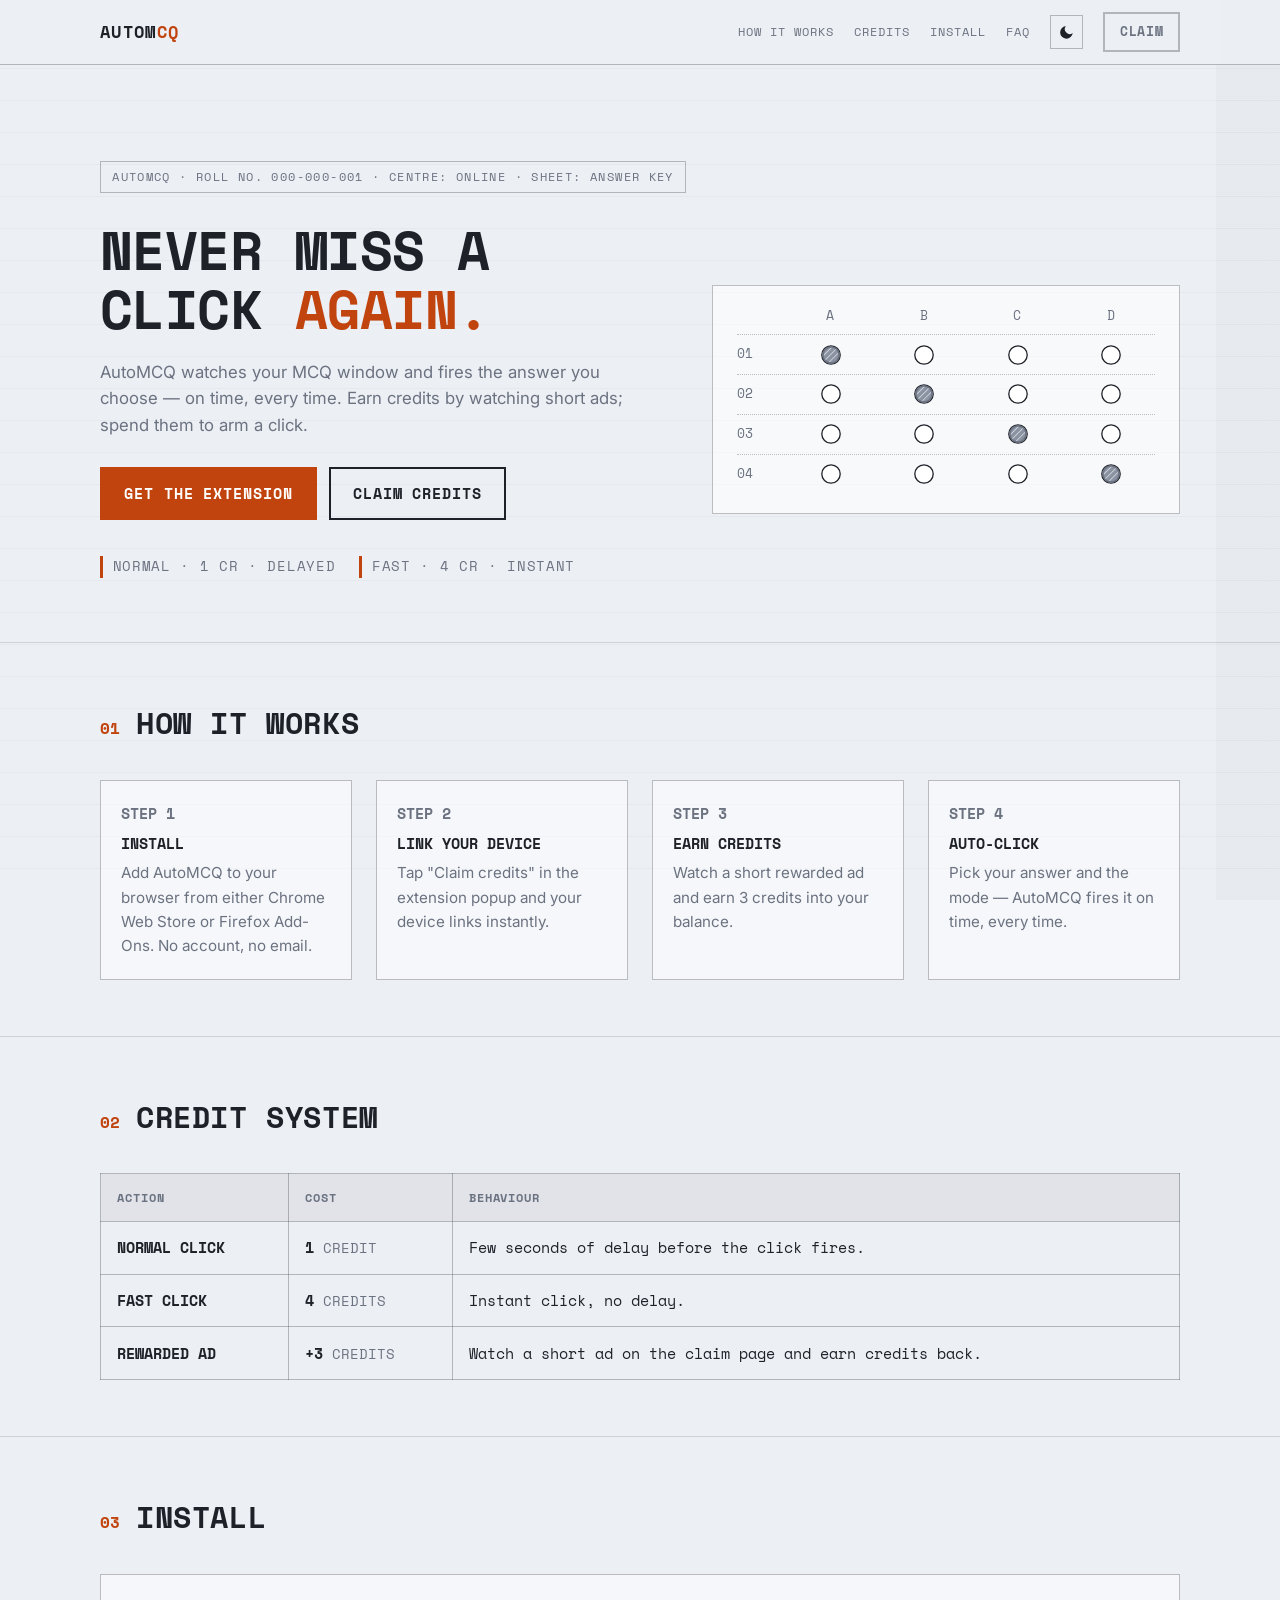
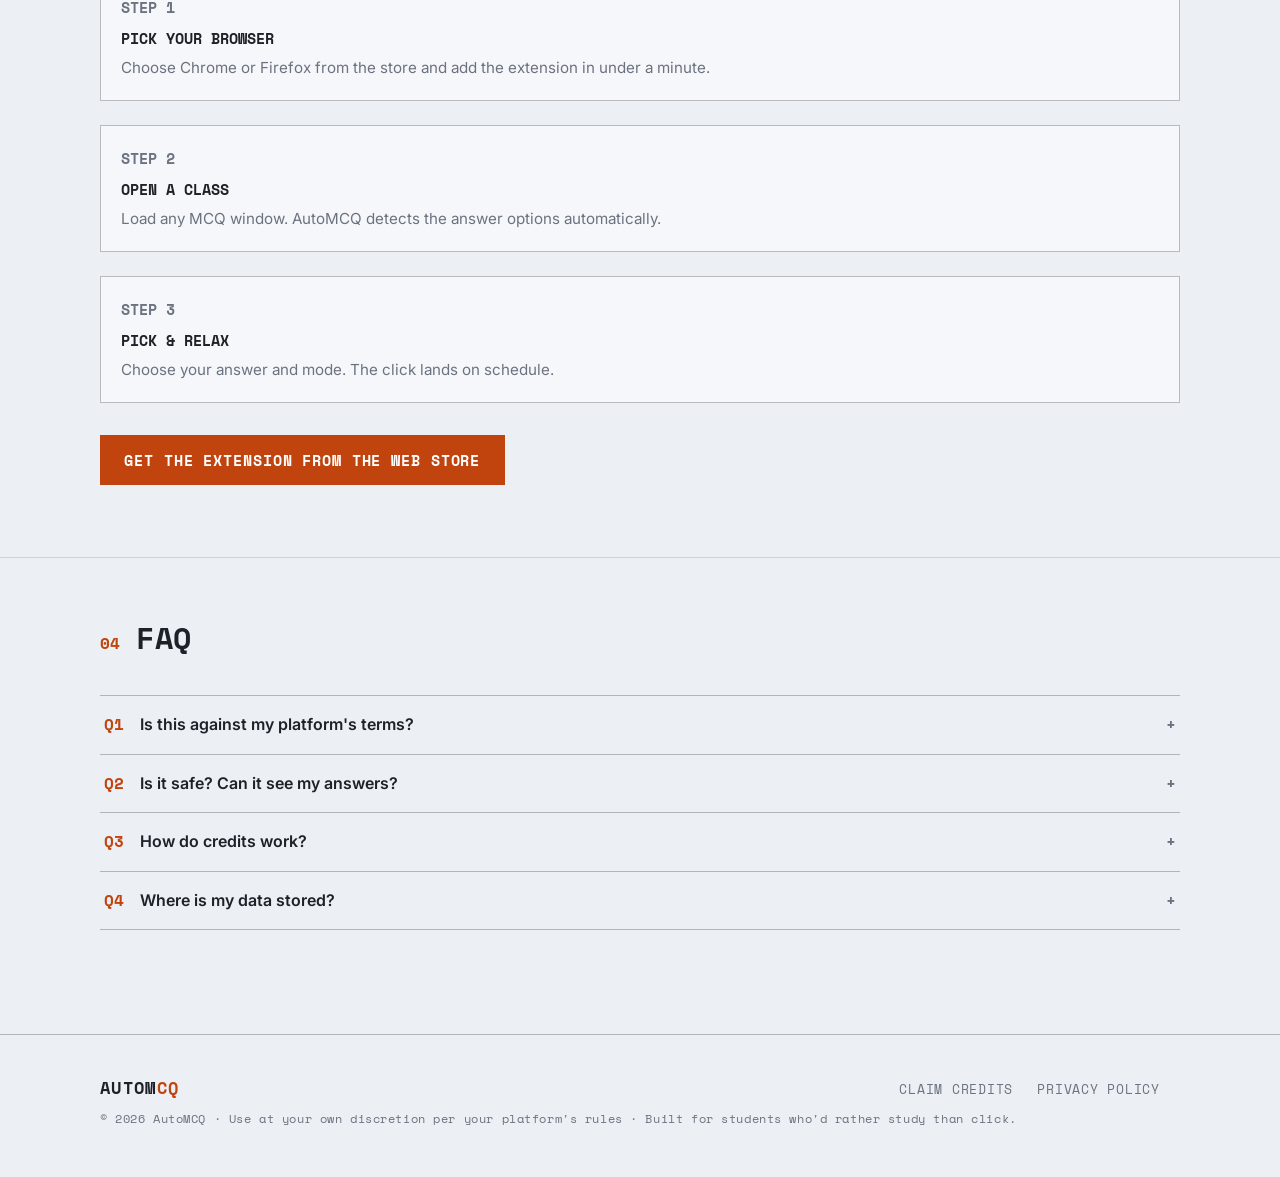
<file: website/index.html>
<!doctype html>
<html lang="en">
<head>
  <meta charset="utf-8">
  <meta name="viewport" content="width=device-width, initial-scale=1">
  <title>AutoMCQ — Auto-click your MCQ answers, on time every time</title>
  <meta name="description" content="AutoMCQ watches your MCQ window and fires the answer you choose. Earn credits by watching short ads; spend them to arm a click.">
  <link rel="preconnect" href="https://fonts.googleapis.com">
  <link rel="preconnect" href="https://fonts.gstatic.com" crossorigin>
  <link href="https://fonts.googleapis.com/css2?family=Space+Mono:wght@400;700&family=Inter:wght@400;500;600;700&display=swap" rel="stylesheet">
  <link rel="stylesheet" href="styles.css">
</head>
<body>
  <header class="site-header">
    <div class="container">
      <a class="wordmark" href="index.html">AUTOM<span class="pen">CQ</span></a>
      <nav class="site-nav" aria-label="Primary">
        <a class="nav-link" href="#how">HOW IT WORKS</a>
        <a class="nav-link" href="#credits">CREDITS</a>
        <a class="nav-link" href="#install">INSTALL</a>
        <a class="nav-link" href="#faq">FAQ</a>
        <button class="theme-toggle" id="themeToggle" type="button" aria-label="Toggle dark mode">
          <svg class="icon-moon" viewBox="0 0 24 24" aria-hidden="true"><path d="M21 12.8A9 9 0 1 1 11.2 3a7 7 0 0 0 9.8 9.8z"/></svg>
          <svg class="icon-sun" viewBox="0 0 24 24" aria-hidden="true"><circle cx="12" cy="12" r="5"/><path d="M12 1v2m0 18v2M4.2 4.2l1.4 1.4m12.8 12.8 1.4 1.4M1 12h2m18 0h2M4.2 19.8l1.4-1.4M18.4 5.6l1.4-1.4"/></svg>
        </button>
        <a class="btn btn-ghost btn-small" href="claim.html">CLAIM</a>
      </nav>
    </div>
  </header>

  <main>
    <section class="hero">
      <div class="container">
        <p class="dateline reveal">AutoMCQ &middot; Roll No. 000-000-001 &middot; Centre: Online &middot; Sheet: Answer Key</p>
        <div class="hero-grid-wrap">
          <div>
            <h1 class="hero-title">
              <span class="reveal" style="--d:0.05s">NEVER MISS A<br>CLICK <span class="pen">AGAIN.</span></span>
            </h1>
            <p class="hero-lede reveal" style="--d:0.2s">AutoMCQ watches your MCQ window and fires the answer you choose &mdash; on time, every time. Earn credits by watching short ads; spend them to arm a click.</p>
            <div class="hero-cta reveal" style="--d:0.32s">
              <button class="btn btn-primary" type="button" data-store-chooser>GET THE EXTENSION</button>
              <a class="btn btn-outline" href="claim.html">CLAIM CREDITS</a>
            </div>
            <div class="cost-strip reveal" style="--d:0.44s">
              <span class="cost-item">NORMAL &middot; 1 CR &middot; DELAYED</span>
              <span class="cost-item">FAST &middot; 4 CR &middot; INSTANT</span>
            </div>
          </div>
          <div class="hero-sheet reveal" style="--d:0.4s">
            <div class="omr-sheet" id="heroSheet" aria-label="Interactive OMR answer sheet. Click a bubble to fill or erase it."></div>
          </div>
        </div>
      </div>
    </section>

    <section class="section" id="how">
      <div class="container">
        <div class="section-head">
          <span class="section-num">01</span>
          <h2 class="section-title">HOW IT WORKS</h2>
        </div>
        <div class="steps">
          <div class="step">
            <p class="step-num">STEP 1</p>
            <h3 class="step-title">INSTALL</h3>
            <p>Add AutoMCQ to your browser from either Chrome Web Store or Firefox Add-Ons. No account, no email.</p>
          </div>
          <div class="step">
            <p class="step-num">STEP 2</p>
            <h3 class="step-title">LINK YOUR DEVICE</h3>
            <p>Tap "Claim credits" in the extension popup and your device links instantly.</p>
          </div>
          <div class="step">
            <p class="step-num">STEP 3</p>
            <h3 class="step-title">EARN CREDITS</h3>
            <p>Watch a short rewarded ad and earn <span class="reward-amount">3</span> credits into your balance.</p>
          </div>
          <div class="step">
            <p class="step-num">STEP 4</p>
            <h3 class="step-title">AUTO-CLICK</h3>
            <p>Pick your answer and the mode &mdash; AutoMCQ fires it on time, every time.</p>
          </div>
        </div>
      </div>
    </section>

    <section class="section" id="credits">
      <div class="container">
        <div class="section-head">
          <span class="section-num">02</span>
          <h2 class="section-title">CREDIT SYSTEM</h2>
        </div>
        <table class="cost-grid">
          <thead>
            <tr>
              <th scope="col">Action</th>
              <th scope="col">Cost</th>
              <th scope="col">Behaviour</th>
            </tr>
          </thead>
          <tbody>
            <tr>
              <td class="num">NORMAL CLICK</td>
              <td><span class="num">1</span> <span class="cr">CREDIT</span></td>
              <td>Few seconds of delay before the click fires.</td>
            </tr>
            <tr>
              <td class="num">FAST CLICK</td>
              <td><span class="num">4</span> <span class="cr">CREDITS</span></td>
              <td>Instant click, no delay.</td>
            </tr>
            <tr>
              <td class="num">REWARDED AD</td>
              <td><span class="num">+<span class="reward-amount">3</span></span> <span class="cr">CREDITS</span></td>
              <td>Watch a short ad on the claim page and earn credits back.</td>
            </tr>
          </tbody>
        </table>
      </div>
    </section>

    <section class="section" id="install">
      <div class="container">
        <div class="section-head">
          <span class="section-num">03</span>
          <h2 class="section-title">INSTALL</h2>
        </div>
        <div class="steps" style="grid-template-columns:1fr;">
          <div class="step">
            <p class="step-num">STEP 1</p>
            <h3 class="step-title">PICK YOUR BROWSER</h3>
            <p>Choose Chrome or Firefox from the store and add the extension in under a minute.</p>
          </div>
          <div class="step">
            <p class="step-num">STEP 2</p>
            <h3 class="step-title">OPEN A CLASS</h3>
            <p>Load any MCQ window. AutoMCQ detects the answer options automatically.</p>
          </div>
          <div class="step">
            <p class="step-num">STEP 3</p>
            <h3 class="step-title">PICK &amp; RELAX</h3>
            <p>Choose your answer and mode. The click lands on schedule.</p>
          </div>
        </div>
        <p style="margin-top:2rem;">
          <button class="btn btn-primary" type="button" data-store-chooser>GET THE EXTENSION FROM THE WEB STORE</button>
        </p>
      </div>
    </section>

    <section class="section" id="faq">
      <div class="container">
        <div class="section-head">
          <span class="section-num">04</span>
          <h2 class="section-title">FAQ</h2>
        </div>
        <div class="faq">
          <details>
            <summary><span class="q-num">Q1</span> Is this against my platform's terms?</summary>
            <p class="a">Possibly. AutoMCQ automates clicks on test-prep platforms, and many of those platforms prohibit automation in their terms. Use it at your own discretion &mdash; your account and your school's rules are your responsibility.</p>
          </details>
          <details>
            <summary><span class="q-num">Q2</span> Is it safe? Can it see my answers?</summary>
            <p class="a">It never reads or sends question text, answers, or any other page content. It only clicks the option you chose. The only data stored is a random device ID in your browser and your credit balance on the server.</p>
          </details>
          <details>
            <summary><span class="q-num">Q3</span> How do credits work?</summary>
            <p class="a">A normal click costs 1 credit and fires after a 5-second delay. A fast click costs 4 credits and fires instantly. Watch a rewarded ad to earn <span class="reward-amount">3</span> credits. Every change is recorded on a server-side ledger you can view.</p>
          </details>
          <details>
            <summary><span class="q-num">Q4</span> Where is my data stored?</summary>
            <p class="a">A random device ID lives in your browser's local storage; your device ID and credit balance live on the AutoMCQ server. No personal information is collected. See the <a href="privacy.html">privacy policy</a> for the full picture.</p>
          </details>
        </div>
      </div>
    </section>
  </main>

  <footer class="site-footer">
    <div class="container">
      <div class="foot">
        <a class="wordmark" href="index.html">AUTOM<span class="pen">CQ</span></a>
        <nav aria-label="Footer">
          <a href="claim.html">CLAIM CREDITS</a>
          <a href="privacy.html">PRIVACY POLICY</a>
        </nav>
      </div>
      <p class="foot-note">&copy; 2026 AutoMCQ &middot; Use at your own discretion per your platform's rules &middot; Built for students who'd rather study than click.</p>
    </div>
  </footer>

  <div class="modal-backdrop" id="storeModal" role="dialog" aria-modal="true" aria-labelledby="storeTitle">
    <div class="modal modal--chooser">
      <div class="modal-head">
        <span id="storeTitle">CHOOSE YOUR BROWSER</span>
        <button class="modal-close" id="storeClose" aria-label="Close">&times;</button>
      </div>
      <div class="store-grid">
        <button class="store-card" type="button" data-store="chrome">
          <img class="store-logo" src="images/chrome.svg" alt="" width="44" height="44">
          <span class="store-name">CHROME</span>
          <span class="store-sub">CHROME WEB STORE</span>
          <span class="store-note">Also works in Edge, Brave &amp; Opera</span>
        </button>
        <button class="store-card" type="button" data-store="firefox">
          <img class="store-logo" src="images/firefox.svg" alt="" width="44" height="44">
          <span class="store-name">FIREFOX</span>
          <span class="store-sub">FIREFOX ADD-ONS</span>
          <span class="store-note">Also works in Firefox for Android</span>
        </button>
      </div>
    </div>
  </div>

  <script src="js/shared.js"></script>
  <script src="js/landing.js"></script>
</body>
</html>
</file>
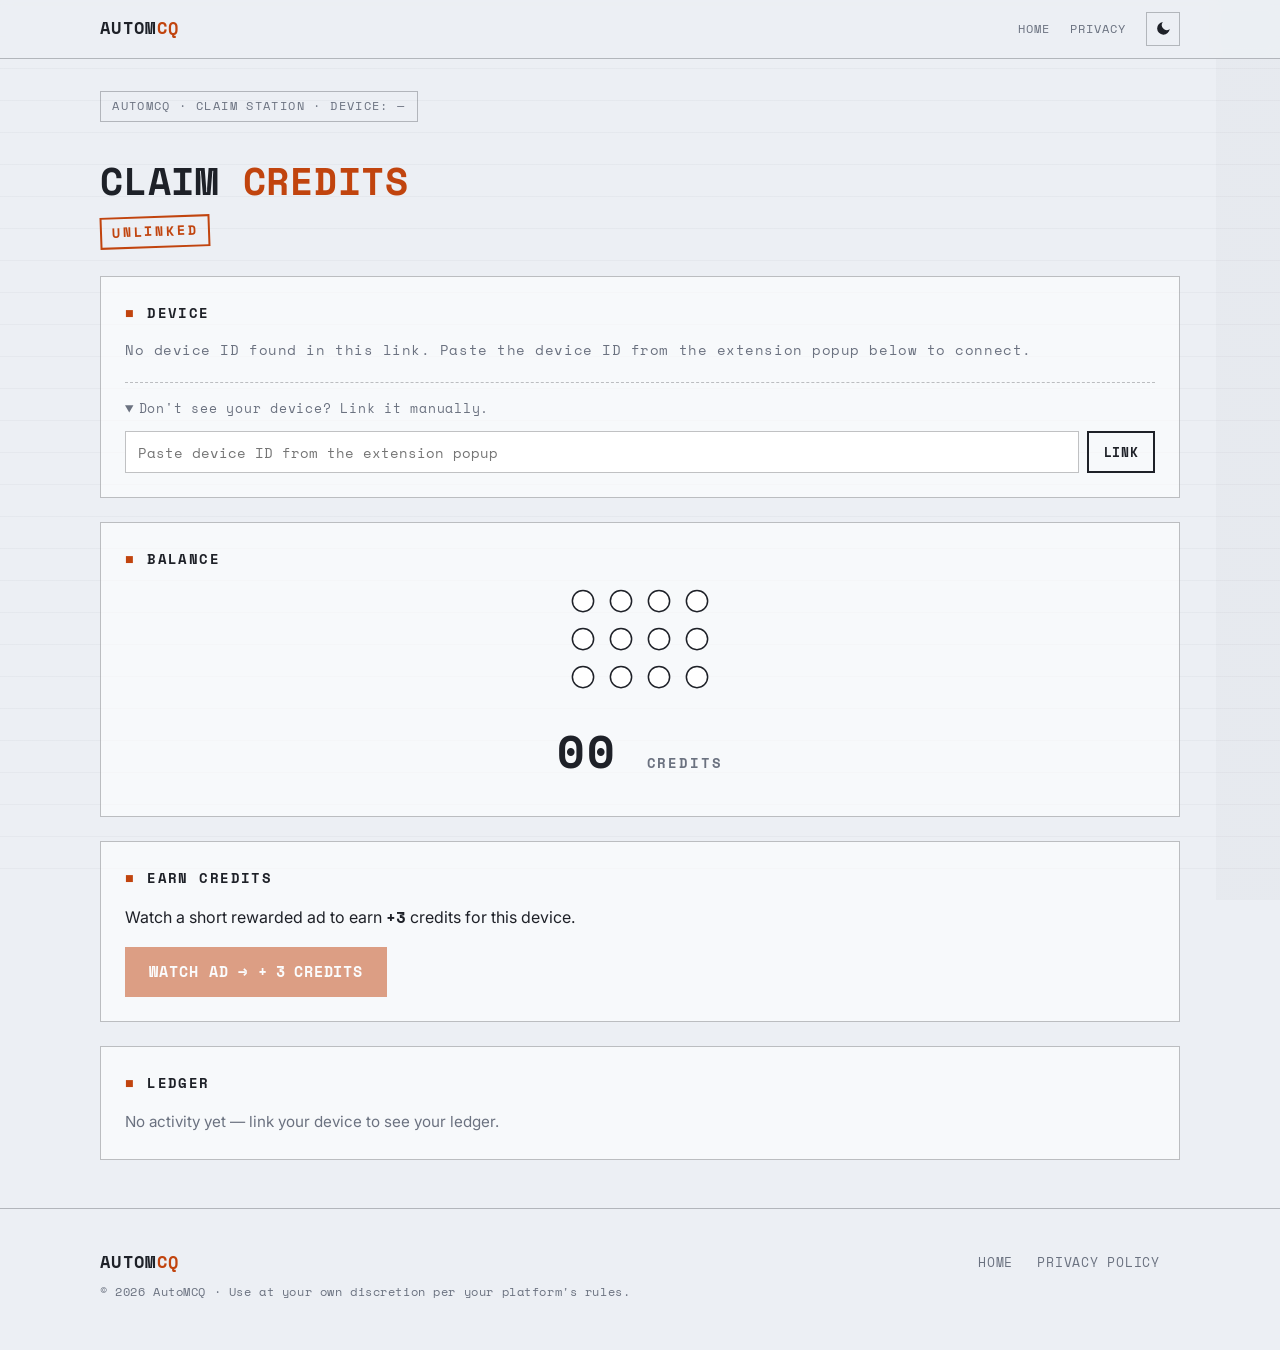
<file: website/claim.html>
<!doctype html>
<html lang="en">
<head>
  <meta charset="utf-8">
  <meta name="viewport" content="width=device-width, initial-scale=1">
  <title>Claim credits — AutoMCQ</title>
  <meta name="description" content="Link your device and earn credits with AutoMCQ. Watch a rewarded ad, top up your balance, and auto-click on time.">
  <link rel="preconnect" href="https://fonts.googleapis.com">
  <link rel="preconnect" href="https://fonts.gstatic.com" crossorigin>
  <link href="https://fonts.googleapis.com/css2?family=Space+Mono:wght@400;700&family=Inter:wght@400;500;600;700&display=swap" rel="stylesheet">
  <link rel="stylesheet" href="styles.css">
</head>
<body>
  <header class="site-header">
    <div class="container">
      <a class="wordmark" href="index.html">AUTOM<span class="pen">CQ</span></a>
      <div class="header-credits" id="headerCredits" aria-label="Credit balance">
        <div class="bubble-grid bubble-grid--mini" id="headerBubbles"></div>
        <span class="header-balance" id="headerBalance">&mdash;</span>
      </div>
      <nav class="site-nav" aria-label="Primary">
        <a class="nav-link" href="index.html">HOME</a>
        <a class="nav-link" href="privacy.html">PRIVACY</a>
        <button class="theme-toggle" id="themeToggle" type="button" aria-label="Toggle dark mode">
          <svg class="icon-moon" viewBox="0 0 24 24" aria-hidden="true"><path d="M21 12.8A9 9 0 1 1 11.2 3a7 7 0 0 0 9.8 9.8z"/></svg>
          <svg class="icon-sun" viewBox="0 0 24 24" aria-hidden="true"><circle cx="12" cy="12" r="5"/><path d="M12 1v2m0 18v2M4.2 4.2l1.4 1.4m12.8 12.8 1.4 1.4M1 12h2m18 0h2M4.2 19.8l1.4-1.4M18.4 5.6l1.4-1.4"/></svg>
        </button>
      </nav>
    </div>
  </header>

  <main class="container" style="padding-top:2rem;">
    <p class="dateline">AutoMCQ &middot; Claim Station &middot; Device: <span id="deviceShort">&mdash;</span></p>
    <h1 class="claim-title">CLAIM <span class="pen">CREDITS</span></h1>
    <p class="claim-status stamp stamp--off" id="claimStatus">CONNECTING&hellip;</p>

    <section class="panel" aria-labelledby="deviceTitle">
      <h2 class="panel-title" id="deviceTitle"><span class="tick">&#9632;</span> Device</h2>
      <p class="device-meta" id="deviceState">Looking for your device&hellip;</p>
      <details class="manual-link">
        <summary>Don't see your device? Link it manually.</summary>
        <form id="manualLinkForm">
          <label class="sr-only" for="manualDeviceId">Device ID</label>
          <input id="manualDeviceId" type="text" autocomplete="off" spellcheck="false" placeholder="Paste device ID from the extension popup">
          <button class="btn btn-outline btn-small" type="submit">LINK</button>
        </form>
      </details>
    </section>

    <section class="panel balance-panel" aria-labelledby="balanceTitle">
      <h2 class="panel-title" id="balanceTitle"><span class="tick">&#9632;</span> Balance</h2>
      <div class="bubble-grid" id="balanceBubbles"></div>
      <p class="balance-readout"><span id="balanceCount">00</span> <span class="unit">CREDITS</span></p>
    </section>

    <section class="panel" aria-labelledby="earnTitle">
      <h2 class="panel-title" id="earnTitle"><span class="tick">&#9632;</span> Earn credits</h2>
      <p>Watch a short rewarded ad to earn <strong class="mono">+<span class="reward-amount">3</span></strong> credits for this device.</p>
      <button class="btn btn-primary" id="watchRewardBtn" disabled>WATCH AD &rarr; +<span class="reward-amount">3</span> CREDITS</button>
    </section>

    <section class="panel" aria-labelledby="historyTitle">
      <h2 class="panel-title" id="historyTitle"><span class="tick">&#9632;</span> Ledger</h2>
      <p class="empty" id="historyEmpty">No activity yet &mdash; link your device to see your ledger.</p>
      <table class="ledger" id="historyTable" hidden>
        <thead>
          <tr>
            <th scope="col">Time</th>
            <th scope="col">Reason</th>
            <th scope="col">Delta</th>
          </tr>
        </thead>
        <tbody></tbody>
      </table>
    </section>
  </main>

  <footer class="site-footer">
    <div class="container">
      <div class="foot">
        <a class="wordmark" href="index.html">AUTOM<span class="pen">CQ</span></a>
        <nav aria-label="Footer">
          <a href="index.html">HOME</a>
          <a href="privacy.html">PRIVACY POLICY</a>
        </nav>
      </div>
      <p class="foot-note">&copy; 2026 AutoMCQ &middot; Use at your own discretion per your platform's rules.</p>
    </div>
  </footer>

  <div class="modal-backdrop" id="rewardModal" role="dialog" aria-modal="true" aria-labelledby="rewardTitle">
    <div class="modal">
      <div class="modal-head">
        <span id="rewardTitle">REWARDED AD &middot; SANDBOX</span>
        <button class="modal-close" id="rewardClose" aria-label="Close">&times;</button>
      </div>
      <div class="reward-frame">
        <div id="rewardAdFrame" style="display:none"></div>
        <div id="rewardSandbox">
          <p class="reward-label">Advert &middot; AutoMCQ Ad Network (Sandbox)</p>
          <video id="rewardVideo" class="reward-video" playsinline muted preload="metadata" style="display:none"></video>
          <div class="reward-ring" aria-hidden="true">
            <svg class="reward-ring-svg" viewBox="0 0 120 120">
              <circle class="reward-ring-track" cx="60" cy="60" r="52"></circle>
              <circle class="reward-ring-fg" id="rewardRing" cx="60" cy="60" r="52"></circle>
            </svg>
            <span class="reward-timer" id="rewardTimer">25</span>
          </div>
          <p class="reward-hint" id="rewardHint">WATCHING&hellip;</p>
        </div>
      </div>
      <p class="reward-note">This is a sandbox demo of the rewarded-ad flow. Real ads arrive once the offerwall SDK is approved. You can cancel anytime &mdash; no credit, no charge.</p>
      <div class="modal-actions">
        <button class="btn btn-ghost" id="rewardCancel">CANCEL</button>
        <button class="btn btn-primary" id="rewardClaim" disabled>CLAIM +<span class="reward-amount">3</span> CREDITS</button>
      </div>
    </div>
  </div>

  <div class="modal-backdrop" id="noticeModal" role="dialog" aria-modal="true" aria-labelledby="noticeTitle">
    <div class="modal">
      <div class="modal-head">
        <span id="noticeTitle">AD CLOSED</span>
        <button class="modal-close" id="noticeClose" aria-label="Close">&times;</button>
      </div>
      <p class="reward-note notice-body" id="noticeBody">STAY IN THIS TAB to earn credits. Switching tabs closed the ad &mdash; watch it again without leaving to claim.</p>
      <div class="modal-actions">
        <button class="btn btn-ghost" id="noticeCloseBtn">OK</button>
      </div>
    </div>
  </div>

  <script src="js/shared.js"></script>
  <script src="js/claim.js"></script>
</body>
</html>
</file>
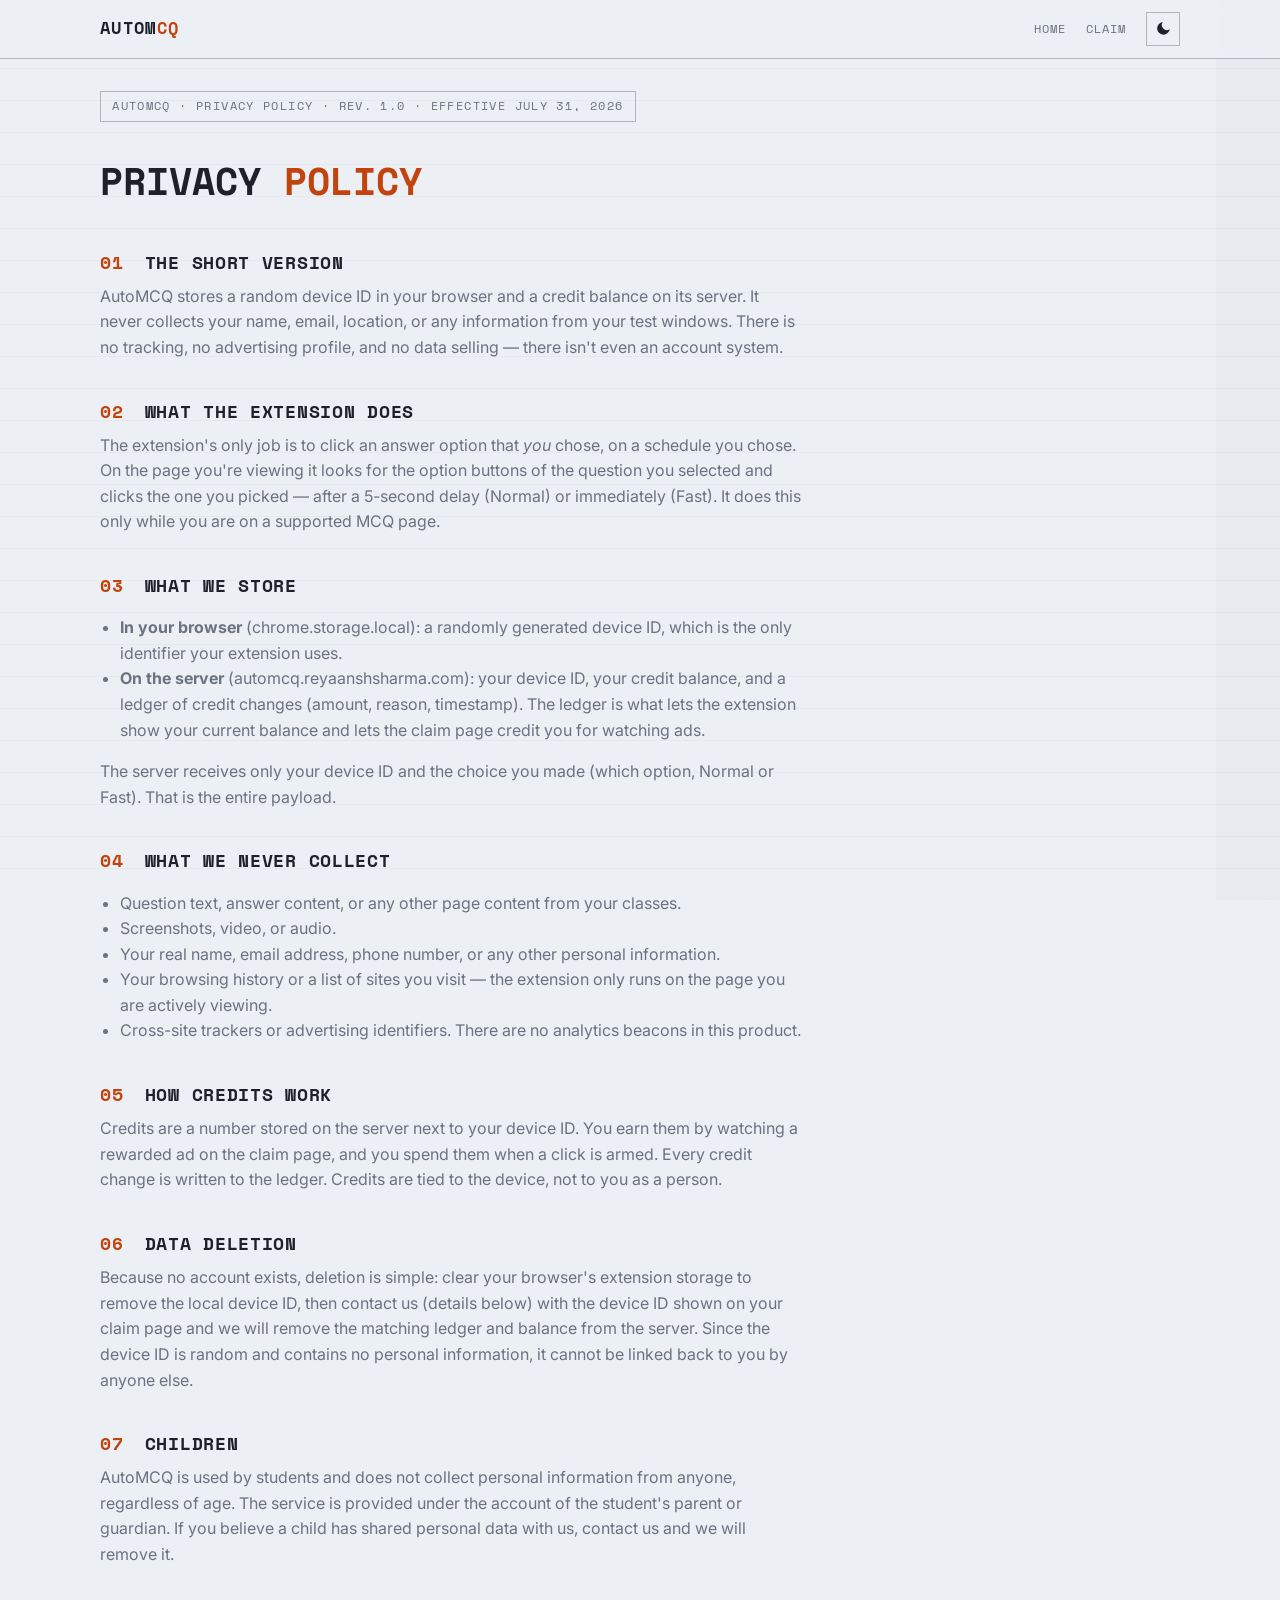
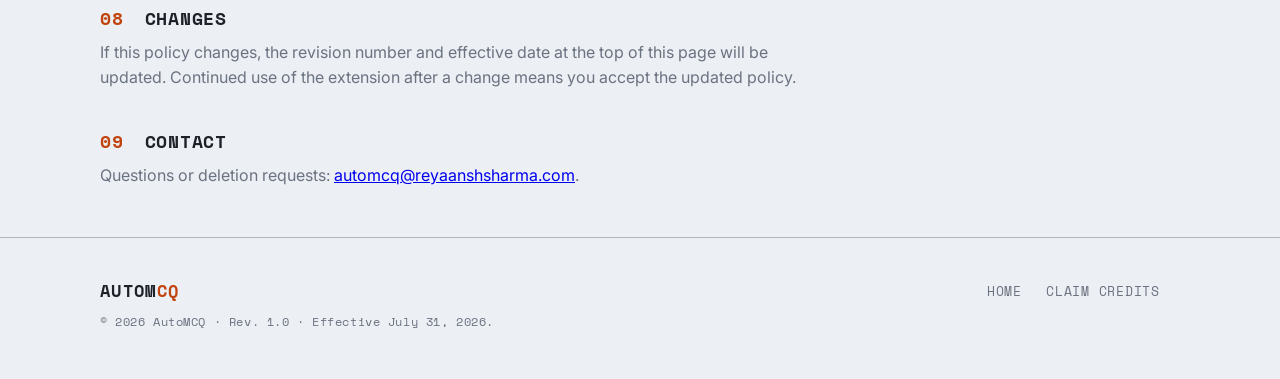
<file: website/privacy.html>
<!doctype html>
<html lang="en">
<head>
  <meta charset="utf-8">
  <meta name="viewport" content="width=device-width, initial-scale=1">
  <title>Privacy policy — AutoMCQ</title>
  <meta name="description" content="AutoMCQ privacy policy: what the extension stores, what it never collects, and how to delete your data.">
  <link rel="preconnect" href="https://fonts.googleapis.com">
  <link rel="preconnect" href="https://fonts.gstatic.com" crossorigin>
  <link href="https://fonts.googleapis.com/css2?family=Space+Mono:wght@400;700&family=Inter:wght@400;500;600;700&display=swap" rel="stylesheet">
  <link rel="stylesheet" href="styles.css">
</head>
<body>
  <header class="site-header">
    <div class="container">
      <a class="wordmark" href="index.html">AUTOM<span class="pen">CQ</span></a>
      <nav class="site-nav" aria-label="Primary">
        <a class="nav-link" href="index.html">HOME</a>
        <a class="nav-link" href="claim.html">CLAIM</a>
        <button class="theme-toggle" id="themeToggle" type="button" aria-label="Toggle dark mode">
          <svg class="icon-moon" viewBox="0 0 24 24" aria-hidden="true"><path d="M21 12.8A9 9 0 1 1 11.2 3a7 7 0 0 0 9.8 9.8z"/></svg>
          <svg class="icon-sun" viewBox="0 0 24 24" aria-hidden="true"><circle cx="12" cy="12" r="5"/><path d="M12 1v2m0 18v2M4.2 4.2l1.4 1.4m12.8 12.8 1.4 1.4M1 12h2m18 0h2M4.2 19.8l1.4-1.4M18.4 5.6l1.4-1.4"/></svg>
        </button>
      </nav>
    </div>
  </header>

  <main class="container" style="padding-top:2rem;">
    <p class="dateline">AutoMCQ &middot; Privacy Policy &middot; Rev. 1.0 &middot; Effective July 31, 2026</p>
    <h1 class="privacy-title">PRIVACY <span class="pen">POLICY</span></h1>

    <div class="prose">
      <h2><span class="num">01</span> THE SHORT VERSION</h2>
      <p>AutoMCQ stores a random device ID in your browser and a credit balance on its server. It never collects your name, email, location, or any information from your test windows. There is no tracking, no advertising profile, and no data selling &mdash; there isn't even an account system.</p>

      <h2><span class="num">02</span> WHAT THE EXTENSION DOES</h2>
      <p>The extension's only job is to click an answer option that <em>you</em> chose, on a schedule you chose. On the page you're viewing it looks for the option buttons of the question you selected and clicks the one you picked &mdash; after a 5-second delay (Normal) or immediately (Fast). It does this only while you are on a supported MCQ page.</p>

      <h2><span class="num">03</span> WHAT WE STORE</h2>
      <ul>
        <li><strong>In your browser</strong> (chrome.storage.local): a randomly generated device ID, which is the only identifier your extension uses.</li>
        <li><strong>On the server</strong> (automcq.reyaanshsharma.com): your device ID, your credit balance, and a ledger of credit changes (amount, reason, timestamp). The ledger is what lets the extension show your current balance and lets the claim page credit you for watching ads.</li>
      </ul>
      <p>The server receives only your device ID and the choice you made (which option, Normal or Fast). That is the entire payload.</p>

      <h2><span class="num">04</span> WHAT WE NEVER COLLECT</h2>
      <ul>
        <li>Question text, answer content, or any other page content from your classes.</li>
        <li>Screenshots, video, or audio.</li>
        <li>Your real name, email address, phone number, or any other personal information.</li>
        <li>Your browsing history or a list of sites you visit &mdash; the extension only runs on the page you are actively viewing.</li>
        <li>Cross-site trackers or advertising identifiers. There are no analytics beacons in this product.</li>
      </ul>

      <h2><span class="num">05</span> HOW CREDITS WORK</h2>
      <p>Credits are a number stored on the server next to your device ID. You earn them by watching a rewarded ad on the claim page, and you spend them when a click is armed. Every credit change is written to the ledger. Credits are tied to the device, not to you as a person.</p>

      <h2><span class="num">06</span> DATA DELETION</h2>
      <p>Because no account exists, deletion is simple: clear your browser's extension storage to remove the local device ID, then contact us (details below) with the device ID shown on your claim page and we will remove the matching ledger and balance from the server. Since the device ID is random and contains no personal information, it cannot be linked back to you by anyone else.</p>

      <h2><span class="num">07</span> CHILDREN</h2>
      <p>AutoMCQ is used by students and does not collect personal information from anyone, regardless of age. The service is provided under the account of the student's parent or guardian. If you believe a child has shared personal data with us, contact us and we will remove it.</p>

      <h2><span class="num">08</span> CHANGES</h2>
      <p>If this policy changes, the revision number and effective date at the top of this page will be updated. Continued use of the extension after a change means you accept the updated policy.</p>

      <h2><span class="num">09</span> CONTACT</h2>
      <p>Questions or deletion requests: <a href="mailto:automcq@reyaanshsharma.com">automcq@reyaanshsharma.com</a>.</p>
    </div>
  </main>

  <footer class="site-footer">
    <div class="container">
      <div class="foot">
        <a class="wordmark" href="index.html">AUTOM<span class="pen">CQ</span></a>
        <nav aria-label="Footer">
          <a href="index.html">HOME</a>
          <a href="claim.html">CLAIM CREDITS</a>
        </nav>
      </div>
      <p class="foot-note">&copy; 2026 AutoMCQ &middot; Rev. 1.0 &middot; Effective July 31, 2026.</p>
    </div>
  </footer>
</body>
</html>
</file>
<file: website/styles.css>
/* AutoMCQ — OMR answer-sheet design system */

:root {
  --paper: #ECEFF4;
  --ink: #1E2128;
  --pencil: #6B7280;
  --pen-red: #C1440E;
  --correct-green: #2C8C5B;

  --graphite: #8B93A3;
  --line: rgba(30, 33, 40, 0.14);
  --line-strong: rgba(30, 33, 40, 0.28);

  --surface-card: rgba(255, 255, 255, 0.6);
  --surface-card-soft: rgba(255, 255, 255, 0.5);
  --bubble-fill: #FFFFFF;
  --input-bg: #FFFFFF;
  --table-head-bg: rgba(30, 33, 40, 0.05);
  --grid-line: rgba(30, 33, 40, 0.025);
  --grid-line-weak: rgba(30, 33, 40, 0.03);
  --shadow-color: rgba(30, 33, 40, 0.85);
  --shadow-ghost: rgba(30, 33, 40, 0.4);
  --shadow-soft: rgba(30, 33, 40, 0.25);
  --reward-label: rgba(236, 239, 244, 0.6);
  --reward-hint: rgba(236, 239, 244, 0.85);

  --font-mono: "Space Mono", ui-monospace, SFMono-Regular, Menlo, Consolas, monospace;
  --font-sans: "Inter", system-ui, -apple-system, "Segoe UI", sans-serif;
}

/* Dark palette, applied automatically from the OS unless overridden. */
@media (prefers-color-scheme: dark) {
  :root:not([data-theme="light"]) {
    --paper: #15171C;
    --ink: #ECEFF4;
    --pencil: #9AA3B2;
    --pen-red: #E4703A;
    --correct-green: #3FA96F;

    --graphite: #8B93A3;
    --line: rgba(236, 239, 244, 0.14);
    --line-strong: rgba(236, 239, 244, 0.28);

    --surface-card: rgba(255, 255, 255, 0.06);
    --surface-card-soft: rgba(255, 255, 255, 0.04);
    --bubble-fill: #23262E;
    --input-bg: #23262E;
    --table-head-bg: rgba(236, 239, 244, 0.06);
    --grid-line: rgba(236, 239, 244, 0.03);
    --grid-line-weak: rgba(236, 239, 244, 0.04);
    --shadow-color: rgba(236, 239, 244, 0.5);
    --shadow-ghost: rgba(236, 239, 244, 0.35);
    --shadow-soft: rgba(236, 239, 244, 0.25);
    --reward-label: rgba(30, 33, 40, 0.6);
    --reward-hint: rgba(30, 33, 40, 0.85);
  }
}

/* Manual "dark" override beats the OS light preference. */
:root[data-theme="dark"] {
  --paper: #15171C;
  --ink: #ECEFF4;
  --pencil: #9AA3B2;
  --pen-red: #E4703A;
  --correct-green: #3FA96F;

  --graphite: #8B93A3;
  --line: rgba(236, 239, 244, 0.14);
  --line-strong: rgba(236, 239, 244, 0.28);

  --surface-card: rgba(255, 255, 255, 0.06);
  --surface-card-soft: rgba(255, 255, 255, 0.04);
  --bubble-fill: #23262E;
  --input-bg: #23262E;
  --table-head-bg: rgba(236, 239, 244, 0.06);
  --grid-line: rgba(236, 239, 244, 0.03);
  --grid-line-weak: rgba(236, 239, 244, 0.04);
  --shadow-color: rgba(236, 239, 244, 0.5);
  --shadow-ghost: rgba(236, 239, 244, 0.35);
  --shadow-soft: rgba(236, 239, 244, 0.25);
  --reward-label: rgba(30, 33, 40, 0.6);
  --reward-hint: rgba(30, 33, 40, 0.85);
}

*, *::before, *::after { box-sizing: border-box; }

html { scroll-behavior: smooth; }

body {
  margin: 0;
  background: var(--paper);
  color: var(--ink);
  font-family: var(--font-sans);
  font-size: 1rem;
  line-height: 1.6;
  -webkit-font-smoothing: antialiased;
}

body::before {
  content: "";
  position: fixed;
  inset: 0;
  z-index: -1;
  pointer-events: none;
  background-image:
    linear-gradient(to right, transparent 95%, var(--grid-line) 95%),
    repeating-linear-gradient(
      0deg,
      transparent,
      transparent 31px,
      var(--grid-line-weak) 31px,
      var(--grid-line-weak) 32px
    );}

:focus-visible {
  outline: 3px solid var(--pen-red);
  outline-offset: 2px;
}

.container { width: min(1080px, 100% - 2.5rem); margin-inline: auto; }

.mono { font-family: var(--font-mono); }
.sr-only {
  position: absolute;
  width: 1px; height: 1px;
  margin: -1px; padding: 0;
  overflow: hidden;
  clip: rect(0 0 0 0);
  white-space: nowrap;
  border: 0;
}

/* ---------- Header ---------- */

.site-header {
  border-bottom: 1px solid var(--line-strong);
  padding: 0.75rem 0;
  position: sticky;
  top: 0;
  z-index: 50;
  background: color-mix(in srgb, var(--paper) 92%, transparent);
  backdrop-filter: blur(6px);
}

.site-header .container {
  display: flex;
  align-items: center;
  justify-content: space-between;
  gap: 1rem;
}

.wordmark {
  font-family: var(--font-mono);
  font-weight: 700;
  letter-spacing: 0.08em;
  font-size: 1.05rem;
  text-decoration: none;
  color: var(--ink);
  white-space: nowrap;
}

.wordmark .pen { color: var(--pen-red); }

.site-nav { display: flex; align-items: center; gap: 1.25rem; }

.site-nav a.nav-link {
  color: var(--pencil);
  text-decoration: none;
  font-family: var(--font-mono);
  font-size: 0.78rem;
  letter-spacing: 0.08em;
}

.site-nav a.nav-link:hover { color: var(--ink); text-decoration: underline; }

@media (max-width: 639px) {
  .site-nav a.nav-link { display: none; }
}

/* Header credit widget (echo of the signature element) */

.header-credits { display: none; align-items: center; gap: 0.6rem; }

.header-credits.is-visible { display: flex; }

.header-balance {
  font-family: var(--font-mono);
  font-weight: 700;
  font-size: 1rem;
  letter-spacing: 0.04em;
}

/* Theme toggle (moon / sun) */

.theme-toggle {
  display: inline-flex;
  align-items: center;
  justify-content: center;
  width: 2.1rem;
  height: 2.1rem;
  padding: 0;
  border: 1px solid var(--line-strong);
  border-radius: 0;
  background: transparent;
  color: var(--ink);
  cursor: pointer;
  transition: border-color 0.12s ease, color 0.12s ease, transform 0.12s ease;
}

.theme-toggle:hover { border-color: var(--pen-red); color: var(--pen-red); transform: translateY(-1px); }

.theme-toggle svg { width: 1.05rem; height: 1.05rem; }

.theme-toggle .icon-sun { display: none; }

.theme-toggle .icon-moon { fill: var(--ink); }

.theme-toggle .icon-sun { stroke: var(--ink); stroke-width: 2; fill: none; stroke-linecap: round; }

.theme-toggle:hover .icon-moon { fill: var(--pen-red); }

.theme-toggle:hover .icon-sun { stroke: var(--pen-red); }

:root[data-theme="dark"] .theme-toggle .icon-sun { display: block; }
:root[data-theme="dark"] .theme-toggle .icon-moon { display: none; }

:root[data-theme="dark"] .theme-toggle .icon-sun { stroke: #FFD76A; }
:root[data-theme="dark"] .theme-toggle:hover .icon-sun { stroke: #FFE9A8; }

/* ---------- Buttons ---------- */

.btn {
  display: inline-flex;
  align-items: center;
  justify-content: center;
  gap: 0.5rem;
  font-family: var(--font-mono);
  font-weight: 700;
  letter-spacing: 0.06em;
  font-size: 0.92rem;
  padding: 0.8rem 1.4rem;
  border: 2px solid var(--ink);
  border-radius: 0;
  cursor: pointer;
  text-decoration: none;
  color: var(--ink);
  background: transparent;
  transition: transform 0.12s ease, box-shadow 0.12s ease, background-color 0.12s ease, color 0.12s ease;
}

.btn:hover { transform: translate(-2px, -2px); box-shadow: 4px 4px 0 var(--shadow-color); }

.btn:active { transform: translate(0, 0); box-shadow: none; }

.btn-primary { background: var(--pen-red); border-color: var(--pen-red); color: #FFFFFF; }
.btn-primary:hover { box-shadow: 4px 4px 0 rgba(193, 68, 14, 0.85); }

.btn-outline { background: transparent; color: var(--ink); }

.btn-ghost { border-color: var(--line-strong); color: var(--pencil); }
.btn-ghost:hover { box-shadow: 3px 3px 0 var(--shadow-ghost); color: var(--ink); }

.btn-small { padding: 0.5rem 0.9rem; font-size: 0.8rem; }

.btn[disabled] { opacity: 0.5; cursor: not-allowed; pointer-events: none; }

/* ---------- Typography / stamps ---------- */

.dateline {
  display: inline-block;
  font-family: var(--font-mono);
  font-size: 0.72rem;
  letter-spacing: 0.12em;
  color: var(--pencil);
  text-transform: uppercase;
  border: 1px solid var(--line-strong);
  padding: 0.35rem 0.7rem;
  margin: 0 0 1.75rem;
}

.stamp {
  display: inline-block;
  font-family: var(--font-mono);
  font-weight: 700;
  letter-spacing: 0.14em;
  font-size: 0.85rem;
  text-transform: uppercase;
  border: 2px solid currentColor;
  padding: 0.2rem 0.6rem;
  transform: rotate(-2deg);
}

.stamp--ok { color: var(--correct-green); }
.stamp--off { color: var(--pen-red); }

.stamp--earned {
  color: var(--correct-green);
  border-width: 3px;
  font-size: 1rem;
  padding: 0.3rem 0.8rem;
  animation: stamp-in 0.25s ease both;
}

@keyframes stamp-in {
  from { opacity: 0; transform: rotate(-4deg) scale(1.4); }
  to { opacity: 1; transform: rotate(-2deg) scale(1); }
}

/* ---------- Hero ---------- */

.hero { padding: clamp(3rem, 8vw, 6rem) 0 4rem; }

.hero-grid-wrap {
  display: grid;
  gap: 2.5rem;
  align-items: center;
}

@media (min-width: 860px) {
  .hero-grid-wrap { grid-template-columns: 1.1fr 0.9fr; }
}

.hero-title {
  font-family: var(--font-mono);
  font-weight: 700;
  line-height: 1.08;
  font-size: clamp(2rem, 5.4vw, 3.4rem);
  letter-spacing: -0.01em;
  margin: 0 0 1.25rem;
}

.hero-title .pen { color: var(--pen-red); }

.hero-lede {
  color: var(--pencil);
  max-width: 34rem;
  margin: 0 0 1.75rem;
  font-size: 1.05rem;
}

.hero-cta { display: flex; flex-wrap: wrap; gap: 0.75rem; }

.cost-strip {
  margin-top: 2.25rem;
  display: flex;
  gap: 1.5rem;
  flex-wrap: wrap;
  font-family: var(--font-mono);
}

.cost-strip .cost-item {
  font-size: 0.85rem;
  letter-spacing: 0.05em;
  color: var(--pencil);
  border-left: 3px solid var(--pen-red);
  padding-left: 0.6rem;
}

/* OMR sheet demo (hero) */

.hero-sheet {
  border: 1px solid var(--line-strong);
  background: var(--surface-card);
  padding: 1.25rem 1.5rem;
  max-width: 100%;
  overflow-x: auto;
}

.omr-sheet { font-family: var(--font-mono); font-size: 0.8rem; min-width: 15rem; }

.omr-sheet .sheet-cols,
.omr-sheet .sheet-row {
  display: grid;
  grid-template-columns: 2.75rem repeat(4, 1fr);
  gap: 0.4rem;
  align-items: center;
}

.omr-sheet .sheet-cols {
  padding-bottom: 0.5rem;
  color: var(--pencil);
  text-align: center;
  letter-spacing: 0.08em;
}

.omr-sheet .sheet-row {
  padding: 0.4rem 0;
  border-top: 1px dotted var(--line-strong);
}

.omr-sheet .sheet-row .q { color: var(--pencil); }

.hero-bubble {
  display: block;
  margin: 0 auto;
  padding: 0;
  background: none;
  border: none;
  cursor: pointer;
}

.hero-bubble .bubble { width: 26px; height: 26px; display: block; }

.hero-bubble .bubble-outline {
  fill: var(--bubble-fill);
  stroke: var(--ink);
  stroke-width: 1.2;
  transition: stroke 0.12s ease;
}

.hero-bubble:hover .bubble-outline { stroke: var(--pen-red); }

/* ---------- Reveal animation ---------- */

.reveal {
  opacity: 0;
  transform: translateY(0.6em);
  animation: reveal 0.6s ease var(--d, 0s) forwards;
}

@keyframes reveal {
  to { opacity: 1; transform: none; }
}

/* ---------- Sections ---------- */

.section { padding: 3.5rem 0; border-top: 1px solid var(--line); }
section[id] { scroll-margin-top: 4.5rem; }

.section-head { display: flex; align-items: baseline; gap: 1rem; margin-bottom: 2rem; }

.section-num {
  font-family: var(--font-mono);
  font-weight: 700;
  color: var(--pen-red);
  font-size: 1rem;
}

.section-title {
  font-family: var(--font-mono);
  font-weight: 700;
  letter-spacing: 0.02em;
  font-size: clamp(1.35rem, 3vw, 1.9rem);
  margin: 0;
}

/* Steps */

.steps { display: grid; gap: 1.5rem; grid-template-columns: 1fr; }

@media (min-width: 760px) {
  .steps { grid-template-columns: repeat(4, 1fr); }
}

.step {
  border: 1px solid var(--line-strong);
  background: var(--surface-card-soft);
  padding: 1.25rem;
}

.step-num { font-family: var(--font-mono); font-weight: 700; color: var(--pen-red); font-size: 1.1rem; }

.step-title { font-family: var(--font-mono); font-weight: 700; margin: 0.4rem 0 0.35rem; font-size: 0.95rem; }

.step p { margin: 0; font-size: 0.95rem; color: var(--pencil); }

/* Cost table (scoring grid) */

.cost-grid { border-collapse: collapse; width: 100%; font-family: var(--font-mono); font-size: 0.95rem; }

.cost-grid th,
.cost-grid td { border: 1px solid var(--line-strong); padding: 0.85rem 1rem; text-align: left; }

.cost-grid th {
  background: var(--table-head-bg);
  letter-spacing: 0.08em;
  font-size: 0.75rem;
  text-transform: uppercase;
  color: var(--pencil);
}

.cost-grid .num { font-weight: 700; }
.cost-grid td .cr { color: var(--pencil); font-size: 0.85rem; }

/* FAQ */

.faq details { border-bottom: 1px solid var(--line-strong); }
.faq details:first-child { border-top: 1px solid var(--line-strong); }

.faq summary {
  cursor: pointer;
  list-style: none;
  display: flex;
  align-items: baseline;
  gap: 1rem;
  padding: 1rem 0.25rem;
  font-weight: 600;
}

.faq summary::-webkit-details-marker { display: none; }

.faq summary .q-num { font-family: var(--font-mono); font-weight: 700; color: var(--pen-red); }

.faq summary::after {
  content: "+";
  font-family: var(--font-mono);
  margin-left: auto;
  color: var(--pencil);
}

.faq details[open] summary::after { content: "\2013"; }

.faq .a { padding: 0 0 1.25rem 2.1rem; color: var(--pencil); max-width: 44rem; margin: 0; }

/* ---------- Claim page ---------- */

.claim-title {
  font-family: var(--font-mono);
  font-weight: 700;
  letter-spacing: 0.02em;
  font-size: clamp(1.6rem, 5vw, 2.4rem);
  margin: 0 0 0.25rem;
}

.claim-title .pen { color: var(--pen-red); }

.claim-status { margin: 0 0 1.75rem; }

.panel {
  border: 1px solid var(--line-strong);
  background: var(--surface-card);
  padding: 1.5rem;
  margin-bottom: 1.5rem;
}

.panel-title {
  font-family: var(--font-mono);
  font-weight: 700;
  letter-spacing: 0.1em;
  font-size: 0.9rem;
  text-transform: uppercase;
  margin: 0 0 1rem;
  display: flex;
  align-items: center;
  gap: 0.75rem;
}

.panel-title .tick { color: var(--pen-red); }

/* Device */

.device-id { font-family: var(--font-mono); font-size: 0.95rem; word-break: break-all; margin: 0; }

.device-meta { font-family: var(--font-mono); font-size: 0.85rem; letter-spacing: 0.04em; color: var(--pencil); margin: 0; }

.manual-link { margin-top: 1.25rem; border-top: 1px dashed var(--line-strong); padding-top: 1rem; }

.manual-link summary {
  cursor: pointer;
  font-family: var(--font-mono);
  font-size: 0.8rem;
  color: var(--pencil);
  letter-spacing: 0.06em;
}

.manual-link summary:hover { color: var(--ink); }

.manual-link form { display: flex; gap: 0.5rem; flex-wrap: wrap; margin-top: 0.75rem; }

.manual-link input {
  flex: 1 1 18rem;
  font-family: var(--font-mono);
  font-size: 0.9rem;
  padding: 0.6rem 0.75rem;
  border: 1px solid var(--line-strong);
  border-radius: 0;
  background: var(--input-bg);
  color: var(--ink);
}

/* Balance — the signature element */

.balance-panel { text-align: center; }

.balance-panel .bubble-grid { margin-inline: auto; }

.balance-readout {
  font-family: var(--font-mono);
  font-weight: 700;
  font-size: clamp(2rem, 6vw, 2.8rem);
  letter-spacing: 0.04em;
  margin: 1.5rem 0 0.25rem;
}

.balance-readout .unit { color: var(--pencil); font-size: 0.85rem; letter-spacing: 0.14em; }

#earnedStamp { margin-top: 0.5rem; }

/* ---------- Bubble grid ---------- */

.bubble-grid {
  display: grid;
  grid-template-columns: repeat(4, 1fr);
  gap: 0.5rem;
  width: fit-content;
}

.bubble-grid--mini { grid-template-columns: repeat(8, 1fr); gap: 0.3rem; }

.bubble { width: 30px; height: 30px; display: block; }

.bubble-grid--mini .bubble { width: 16px; height: 16px; }

.bubble .bubble-outline {
  fill: var(--bubble-fill);
  stroke: var(--ink);
  stroke-width: 1.2;
}

.bubble .bubble-fill {
  stroke: var(--pencil);
  stroke-width: 1.6;
  stroke-dasharray: 47;
  stroke-dashoffset: 47;
  fill-opacity: 0;
  transition: stroke-dashoffset 0.3s ease-out, fill-opacity 0.3s ease-out 0.26s;
}

.bubble.filled .bubble-fill {
  stroke-dashoffset: 0;
  fill-opacity: 1;
}

/* ---------- Ledger table ---------- */

.ledger {
  width: 100%;
  border-collapse: collapse;
  font-family: var(--font-mono);
  font-size: 0.85rem;
}

.ledger th,
.ledger td { padding: 0.5rem 0.75rem; border-bottom: 1px solid var(--line); text-align: left; }

.ledger th {
  color: var(--pencil);
  font-size: 0.7rem;
  letter-spacing: 0.12em;
  text-transform: uppercase;
}

.ledger td:first-child { color: var(--pencil); }
.ledger .delta-pos { color: var(--correct-green); font-weight: 700; }
.ledger .delta-neg { color: var(--pen-red); font-weight: 700; }

.empty { color: var(--pencil); font-size: 0.95rem; margin: 0; }

/* ---------- Modal (sandbox rewarded ad) ---------- */

.modal-backdrop {
  position: fixed;
  inset: 0;
  background: rgba(30, 33, 40, 0.6);
  display: none;
  align-items: center;
  justify-content: center;
  padding: 1rem;
  z-index: 100;
}

.modal-backdrop.is-open { display: flex; }

.modal {
  background: var(--paper);
  border: 2px solid var(--ink);
  width: min(560px, 100%);
  box-shadow: 8px 8px 0 var(--shadow-soft);
}

.modal-head {
  display: flex;
  align-items: center;
  justify-content: space-between;
  border-bottom: 1px solid var(--line-strong);
  padding: 0.9rem 1.25rem;
  font-family: var(--font-mono);
  font-weight: 700;
  letter-spacing: 0.1em;
  font-size: 0.85rem;
}

.modal-close {
  background: none;
  border: none;
  cursor: pointer;
  font-family: var(--font-mono);
  font-size: 1.4rem;
  line-height: 1;
  color: var(--ink);
}

.modal-close:hover { color: var(--pen-red); }

.reward-frame {
  margin: 1.25rem;
  border: 1px solid var(--line-strong);
  background: var(--ink);
  color: var(--paper);
  padding: 2rem 1.5rem;
  text-align: center;
  font-family: var(--font-mono);
}

.reward-frame .reward-label {
  font-size: 0.7rem;
  letter-spacing: 0.3em;
  color: var(--reward-label);
  text-transform: uppercase;
}

.reward-frame .reward-video {
  display: block;
  width: 100%;
  max-height: 40vh;
  object-fit: contain;
  background: #000;
  border: 1px solid var(--line-strong);
  margin-bottom: 1rem;
}

.reward-ring {
  position: relative;
  width: 140px;
  height: 140px;
  margin: 0.75rem auto;
}

.reward-ring-svg {
  width: 100%;
  height: 100%;
  transform: rotate(-90deg);
}

.reward-ring-track {
  fill: none;
  stroke: var(--line-strong);
  stroke-width: 6;
}

.reward-ring-fg {
  fill: none;
  stroke: var(--pen-red);
  stroke-width: 6;
  stroke-linecap: round;
}

.reward-frame .reward-timer {
  position: absolute;
  inset: 0;
  display: flex;
  align-items: center;
  justify-content: center;
  font-size: clamp(2rem, 10vw, 3rem);
  font-weight: 700;
  margin: 0;
}

.reward-frame .reward-hint { font-size: 0.8rem; letter-spacing: 0.08em; color: var(--reward-hint); margin: 0; }

.reward-note {
  font-size: 0.85rem;
  color: var(--pencil);
  padding: 0 1.25rem 1rem;
  text-align: center;
  margin: 0;
}

.notice-body {
  padding-top: 1.25rem;
  padding-bottom: 1.5rem;
  max-width: 40ch;
  margin: 0 auto;
}

.modal-actions {
  display: flex;
  gap: 0.75rem;
  padding: 0 1.25rem 1.25rem;
  justify-content: flex-end;
}

/* ---------- Browser chooser ---------- */

.modal--chooser { width: min(560px, 100%); }

.store-grid {
  display: grid;
  grid-template-columns: repeat(2, 1fr);
  gap: 1rem;
  padding: 1.25rem;
}

@media (max-width: 420px) {
  .store-grid { grid-template-columns: 1fr; }
}

.store-card {
  display: flex;
  flex-direction: column;
  align-items: center;
  gap: 0.4rem;
  padding: 1.5rem 1rem 1.25rem;
  background: transparent;
  border: 2px solid var(--ink);
  border-radius: 0;
  cursor: pointer;
  color: var(--ink);
  transition: transform 0.12s ease, box-shadow 0.12s ease, background-color 0.12s ease;
}

.store-card:hover { transform: translate(-2px, -2px); box-shadow: 4px 4px 0 var(--shadow-color); }

.store-card:active { transform: translate(0, 0); box-shadow: none; }

.store-logo {
  width: 2.75rem;
  height: 2.75rem;
  object-fit: contain;
  margin-bottom: 0.35rem;
}

.store-name {
  font-family: var(--font-mono);
  font-weight: 700;
  letter-spacing: 0.1em;
  font-size: 0.95rem;
}

.store-sub {
  font-family: var(--font-mono);
  font-size: 0.68rem;
  letter-spacing: 0.14em;
  color: var(--pencil);
}

.store-note {
  margin-top: 0.5rem;
  font-size: 0.8rem;
  color: var(--pencil);
  text-align: center;
}

/* ---------- Privacy ---------- */

.privacy-title {
  font-family: var(--font-mono);
  font-weight: 700;
  font-size: clamp(1.6rem, 5vw, 2.4rem);
  margin: 0 0 0.25rem;
}

.privacy-title .pen { color: var(--pen-red); }

.prose { max-width: 44rem; }
.prose h2 { font-family: var(--font-mono); font-size: 1.1rem; margin: 2.25rem 0 0.5rem; letter-spacing: 0.04em; }
.prose h2 .num { color: var(--pen-red); margin-right: 0.6rem; }
.prose p { color: var(--pencil); margin: 0.5rem 0; }
.prose ul { color: var(--pencil); padding-left: 1.25rem; }

/* ---------- Footer ---------- */

.site-footer {
  border-top: 1px solid var(--line-strong);
  padding: 2.5rem 0 3rem;
  margin-top: 3rem;
}

.site-footer .foot {
  display: flex;
  flex-wrap: wrap;
  gap: 1.5rem;
  justify-content: space-between;
  align-items: center;
}

.site-footer nav a {
  color: var(--pencil);
  text-decoration: none;
  font-family: var(--font-mono);
  font-size: 0.8rem;
  letter-spacing: 0.06em;
  margin-right: 1.25rem;
}

.site-footer nav a:hover { color: var(--ink); text-decoration: underline; }

.foot-note { font-family: var(--font-mono); font-size: 0.72rem; color: var(--pencil); letter-spacing: 0.05em; margin: 0.5rem 0 0; }

/* ---------- Reduced motion ---------- */

@media (prefers-reduced-motion: reduce) {
  *, *::before, *::after { animation: none !important; transition: none !important; }
  html { scroll-behavior: auto; }
  .reveal { opacity: 1 !important; transform: none !important; }
  .bubble .bubble-fill { transition: none !important; }
}
</file>
